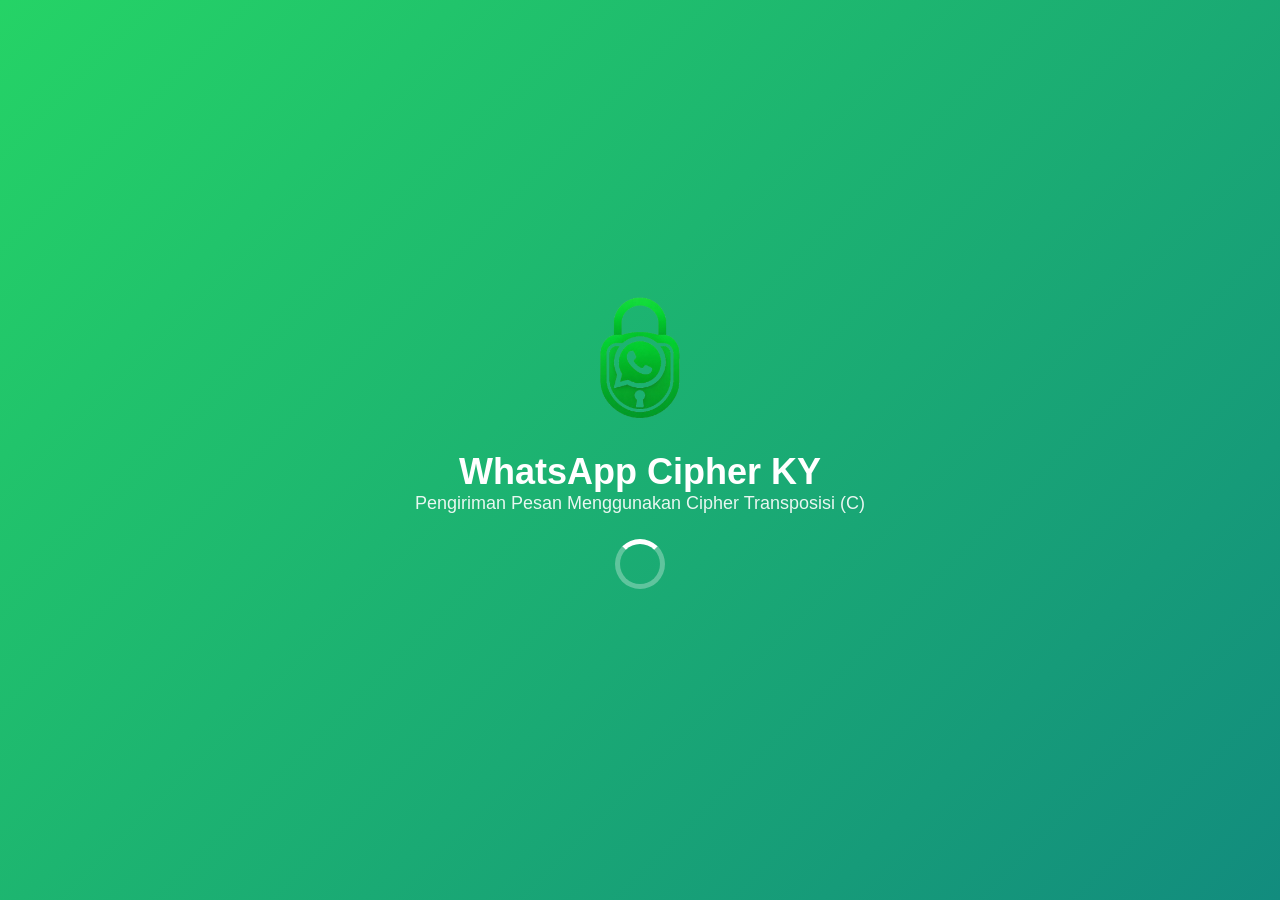
<file: index.html>
<!DOCTYPE html>
<html lang="id">
<head>
<meta charset="UTF-8">
<meta name="viewport" content="width=device-width, initial-scale=1.0">

<title>WhatsApp Cipher KY</title>

<link rel="stylesheet" href="css/style.css">

<style>

body{
    margin:0;
    height:100vh;
    display:flex;
    justify-content:center;
    align-items:center;
    background:linear-gradient(135deg,#25D366,#128C7E);
}

.splash{
    text-align:center;
    color:white;
}

.splash img{
    width:140px;
    animation:zoom 1.5s infinite alternate;
}

.splash h1{
    margin-top:20px;
    font-size:36px;
}

.splash p{
    font-size:18px;
    opacity:.9;
}

.loader{
    width:50px;
    height:50px;
    border:5px solid rgba(255,255,255,.3);
    border-top:5px solid white;
    border-radius:50%;
    margin:25px auto;
    animation:spin 1s linear infinite;
}

@keyframes spin{
    100%{
        transform:rotate(360deg);
    }
}

@keyframes zoom{
    from{
        transform:scale(1);
    }
    to{
        transform:scale(1.1);
    }
}

</style>

</head>
<body>

<div class="splash">

    <img src="assets/logo.png">

    <h1>WhatsApp Cipher KY</h1>

    <p>
        Pengiriman Pesan Menggunakan
        Cipher Transposisi (C)
    </p>

    <div class="loader"></div>

</div>

<script>

setTimeout(()=>{

    window.location.href="home.html";

},3000);

</script>

</body>
</html>
</file>
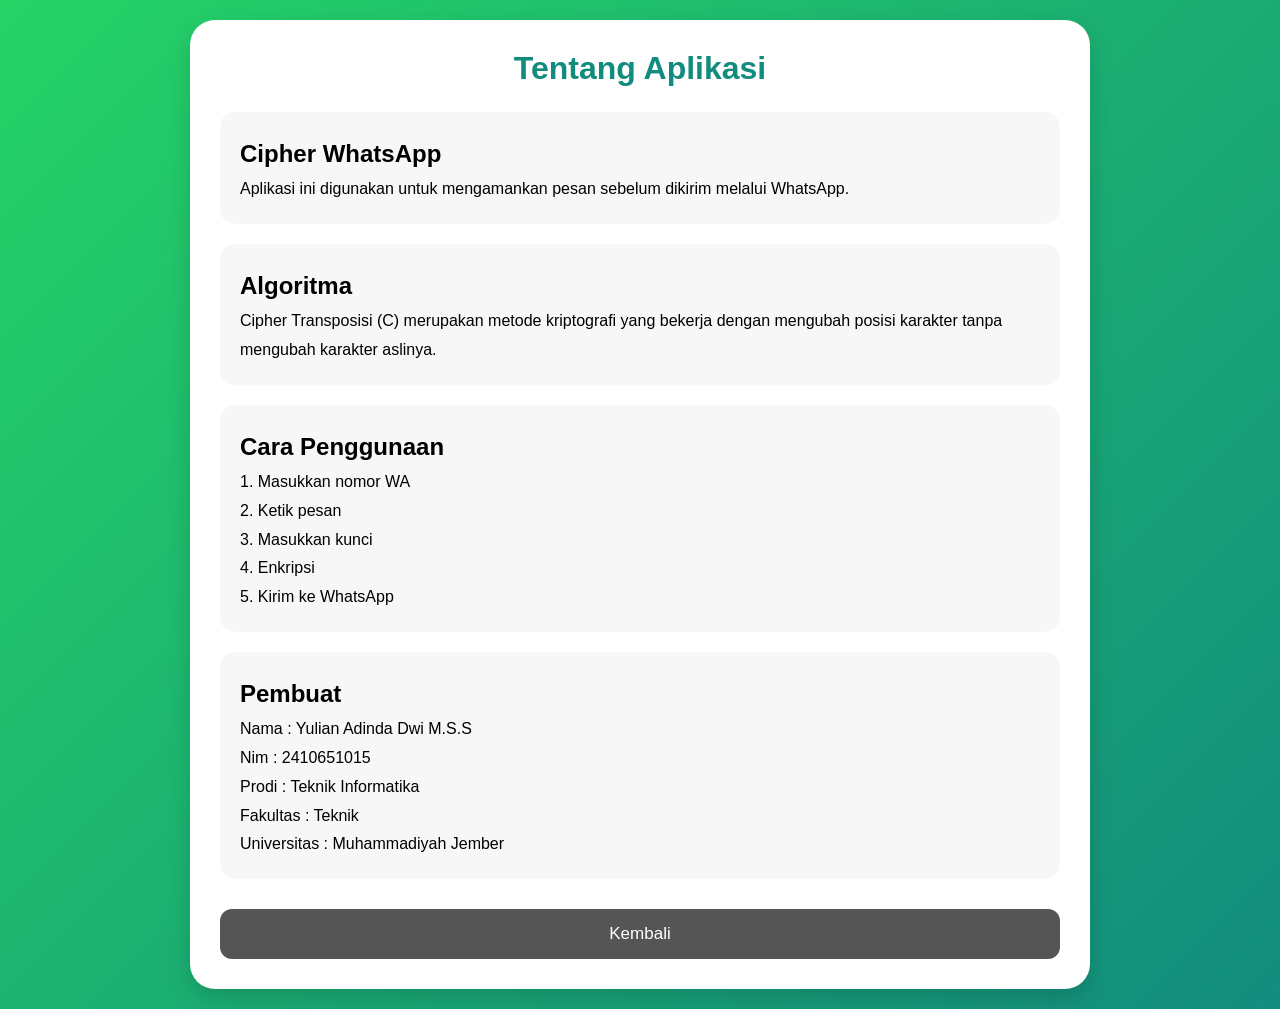
<file: about.html>
<!DOCTYPE html>
<html lang="id">
<head>

<meta charset="UTF-8">

<meta name="viewport"
content="width=device-width, initial-scale=1.0">

<title>Tentang</title>

<link rel="stylesheet"
href="css/style.css">

</head>
<body>

<div class="page">

<h1> Tentang Aplikasi </h1>

<div class="about-box">

<h2>Cipher WhatsApp</h2>

<p>

Aplikasi ini digunakan untuk
mengamankan pesan sebelum
dikirim melalui WhatsApp.

</p>

</div>

<div class="about-box">

<h2>Algoritma</h2>

<p>

Cipher Transposisi (C)
merupakan metode kriptografi
yang bekerja dengan
mengubah posisi karakter
tanpa mengubah karakter
aslinya.

</p>

</div>

<div class="about-box">

<h2>Cara Penggunaan</h2>

<p>

1. Masukkan nomor WA

</p>

<p>

2. Ketik pesan

</p>

<p>

3. Masukkan kunci

</p>

<p>

4. Enkripsi

</p>

<p>

5. Kirim ke WhatsApp

</p>

</div>

<div class="about-box">

<h2>Pembuat</h2>

<p>

Nama :
Yulian Adinda Dwi M.S.S

</p>

<p>

Nim :
2410651015

</p>

<p>

Prodi :
Teknik Informatika

</p>

<p>

Fakultas :
Teknik

</p>

<p>

Universitas :
Muhammadiyah Jember

</p>

</div>

<button
class="btn back-btn"
onclick="location.href='index.html'">

Kembali

</button>

</div>

</body>
</html>
</file>
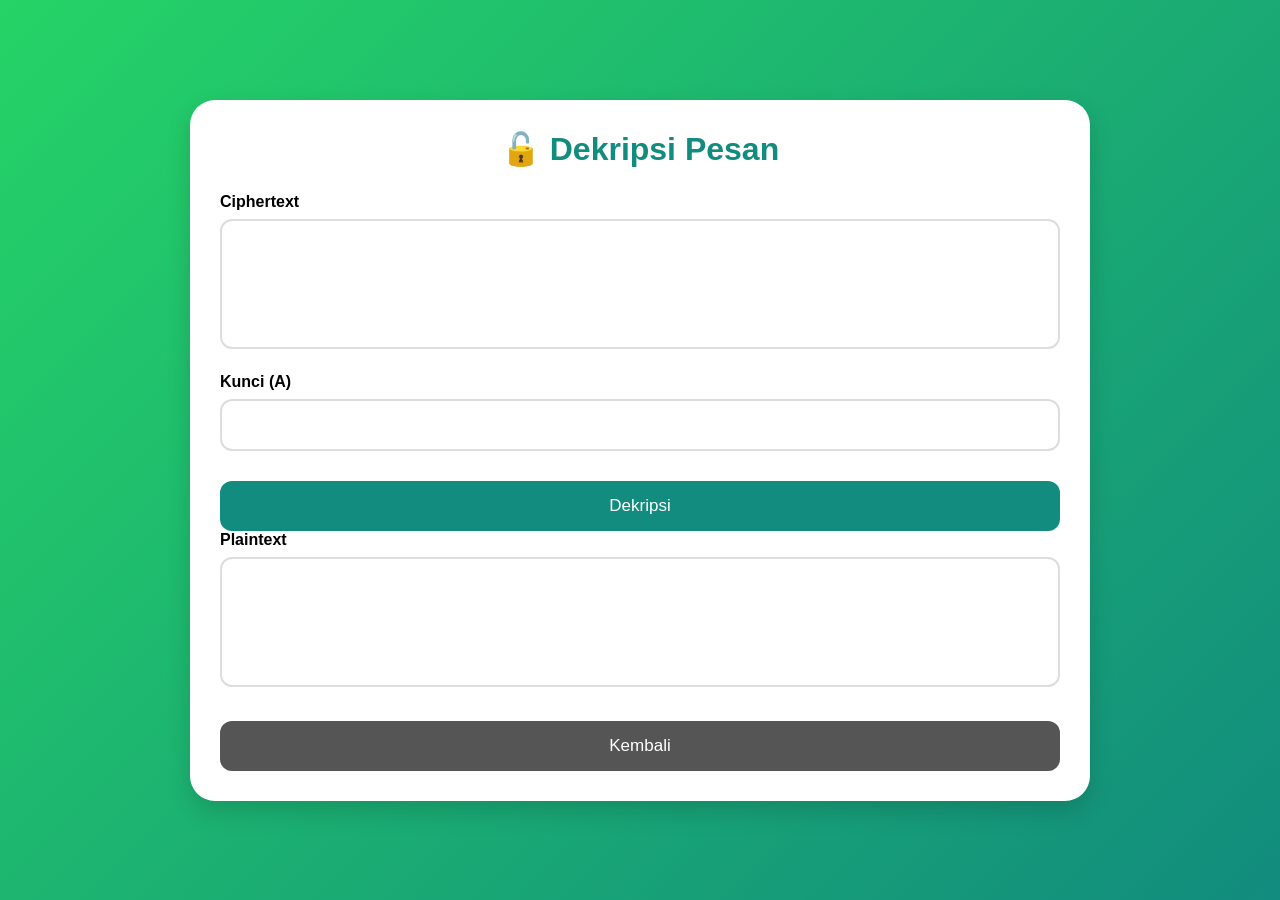
<file: decrypt.html>
<!DOCTYPE html>
<html lang="id">
<head>

<meta charset="UTF-8">
<meta name="viewport"
content="width=device-width, initial-scale=1.0">

<title>Dekripsi Pesan</title>

<link rel="stylesheet"
href="css/style.css">

</head>
<body>

<div class="page">

<h1>🔓 Dekripsi Pesan</h1>

<div class="form-group">

<label>Ciphertext</label>

<textarea
id="ciphertext"></textarea>

</div>

<div class="form-group">

<label>Kunci (A)</label>

<input
type="number"
id="key">

</div>

<button
class="btn decrypt-btn"
onclick="decryptMessage()">

Dekripsi

</button>

<div class="form-group result">

<label>Plaintext</label>

<textarea
id="plaintext"
readonly></textarea>

</div>

<button
class="btn back-btn"
onclick="location.href='index.html'">

Kembali

</button>

</div>

<script src="js/cipher.js"></script>
<script src="js/decrypt.js"></script>

</body>
</html>
</file>
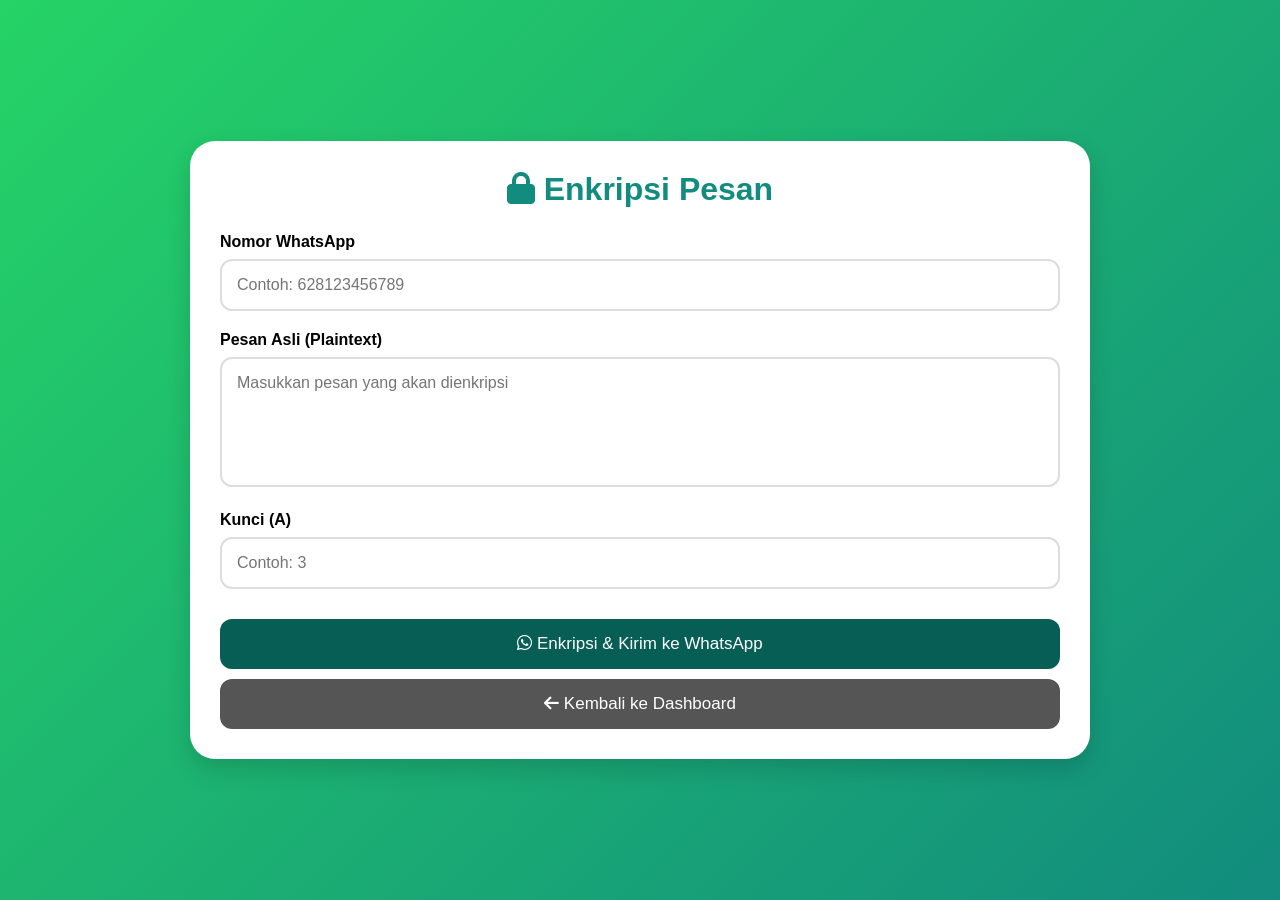
<file: encrypt.html>
<!DOCTYPE html>
<html lang="id">
<head>

<meta charset="UTF-8">
<meta name="viewport" content="width=device-width, initial-scale=1.0">

<title>Enkripsi Pesan</title>

<link rel="stylesheet" href="css/style.css">

<link rel="stylesheet"
href="https://cdnjs.cloudflare.com/ajax/libs/font-awesome/6.5.1/css/all.min.css">

</head>

<body>

<div class="page">

    <h1>
        <i class="fas fa-lock"></i>
        Enkripsi Pesan
    </h1>

    <div class="form-group">
        <label>Nomor WhatsApp</label>

        <input
            type="text"
            id="nomor"
            placeholder="Contoh: 628123456789">
    </div>

    <div class="form-group">
        <label>Pesan Asli (Plaintext)</label>

        <textarea
            id="plaintext"
            placeholder="Masukkan pesan yang akan dienkripsi"></textarea>
    </div>

    <div class="form-group">
        <label>Kunci (A)</label>

        <input
            type="number"
            id="key"
            placeholder="Contoh: 3">
    </div>

    <button
        class="btn whatsapp-btn"
        onclick="encryptAndSend()">

        <i class="fab fa-whatsapp"></i>
        Enkripsi & Kirim ke WhatsApp

    </button>

    <button
        class="btn back-btn"
        onclick="window.location='index.html'">

        <i class="fas fa-arrow-left"></i>
        Kembali ke Dashboard

    </button>

</div>

<script src="js/cipher.js"></script>
<script src="js/encrypt.js"></script>

</body>
</html>
</file>
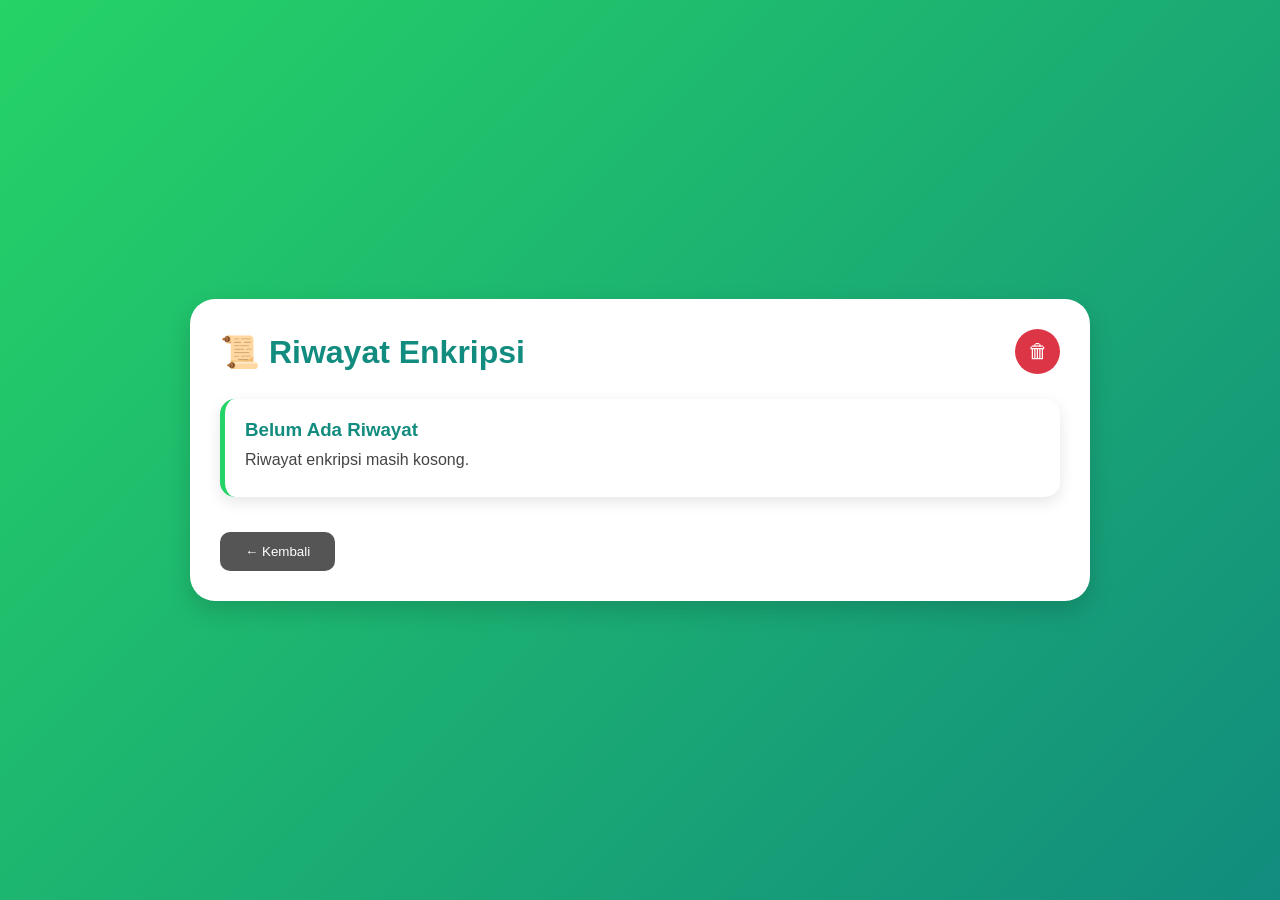
<file: history.html>
<!DOCTYPE html>
<html lang="id">
<head>

<meta charset="UTF-8">

<meta name="viewport"
content="width=device-width, initial-scale=1.0">

<title>Riwayat</title>

<link rel="stylesheet"
href="css/style.css">

</head>
<body>

<body>

<div class="page">

    <div class="history-top">

        <h1>📜 Riwayat Enkripsi</h1>

        <button
        class="delete-all-btn"
        onclick="deleteAllHistory()">

            🗑

        </button>

    </div>

    <div id="historyList"></div>

    <button
    class="back-btn-small"
    onclick="location.href='index.html'">

        ← Kembali

    </button>

</div>

<script src="js/history.js"></script>

</body>
</file>
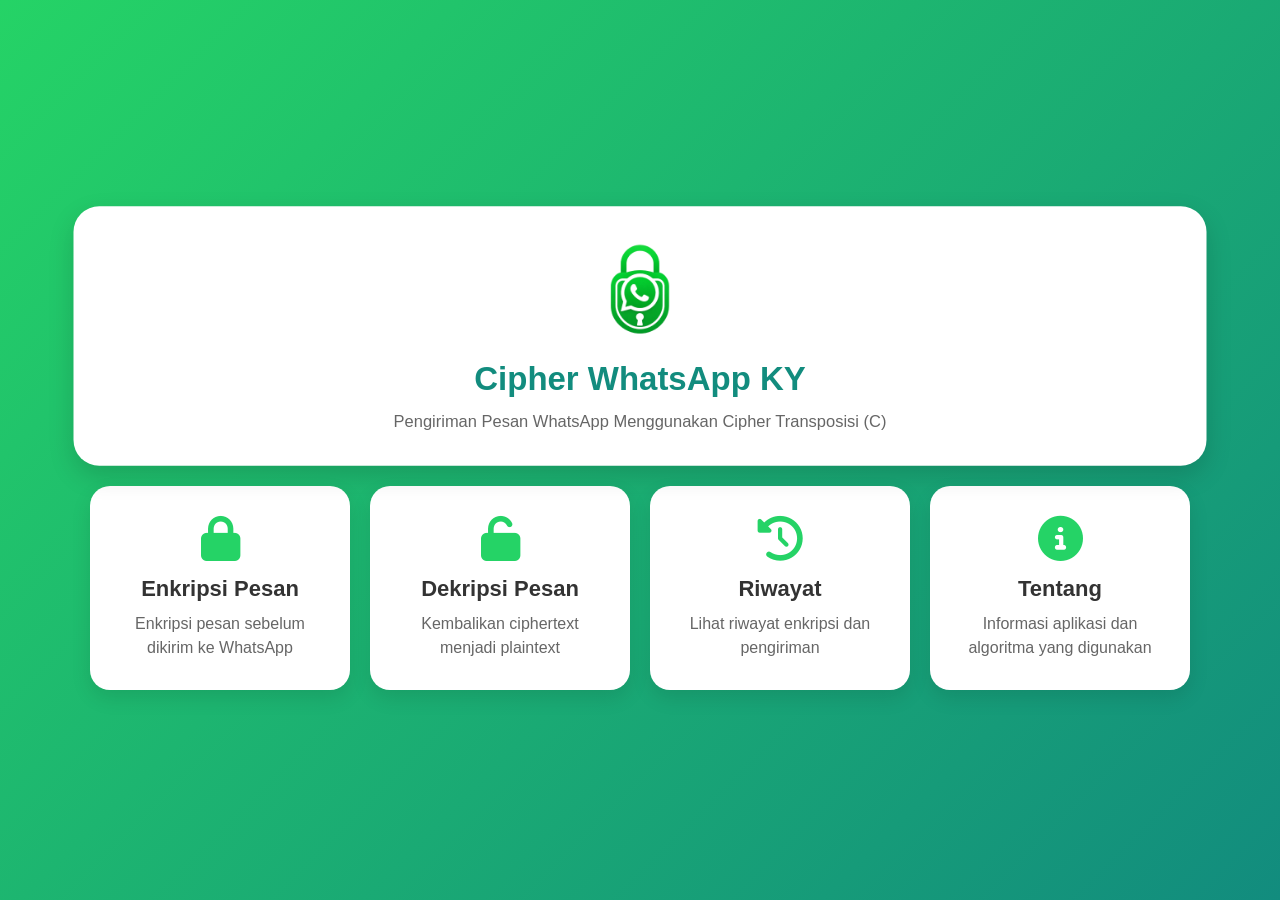
<file: home.html>
<!DOCTYPE html>
<html lang="id">
<head>

<meta charset="UTF-8">
<meta name="viewport" content="width=device-width, initial-scale=1.0">

<title>Cipher WhatsApp KY</title>

<link rel="stylesheet" href="css/style.css">

<link rel="stylesheet"
href="https://cdnjs.cloudflare.com/ajax/libs/font-awesome/6.5.1/css/all.min.css">

</head>

<body>

<div class="container">

    <div class="header">

        <img src="assets/logo.png" class="logo">

        <h1>Cipher WhatsApp KY</h1>

        <p>
            Pengiriman Pesan WhatsApp
            Menggunakan Cipher Transposisi (C)
        </p>

    </div>

    <div class="menu">

        <a href="encrypt.html" class="card">

            <i class="fas fa-lock"></i>

            <h2>Enkripsi Pesan</h2>

            <p>
                Enkripsi pesan sebelum dikirim
                ke WhatsApp
            </p>

        </a>

        <a href="decrypt.html" class="card">

            <i class="fas fa-unlock"></i>

            <h2>Dekripsi Pesan</h2>

            <p>
                Kembalikan ciphertext menjadi
                plaintext
            </p>

        </a>

        <a href="history.html" class="card">

            <i class="fas fa-clock-rotate-left"></i>

            <h2>Riwayat</h2>

            <p>
                Lihat riwayat enkripsi
                dan pengiriman
            </p>

        </a>

        <a href="about.html" class="card">

            <i class="fas fa-circle-info"></i>

            <h2>Tentang</h2>

            <p>
                Informasi aplikasi dan
                algoritma yang digunakan
            </p>

        </a>

    </div>

</div>
<script>

setTimeout(()=>{

document.querySelector(
".header"
).style.transform=
"scale(1.03)";

},500);

</script>
</body>
</html>
</file>
<file: css/style.css>
*{
    margin:0;
    padding:0;
    box-sizing:border-box;
    font-family:'Segoe UI',sans-serif;
}

body{
    min-height:100vh;
    background:linear-gradient(
        135deg,
        #25D366,
        #128C7E
    );
    display:flex;
    justify-content:center;
    align-items:center;
    padding:20px;
}

.container{
    width:100%;
    max-width:1100px;
}

/* ===== DASHBOARD ===== */

.header{
    background:white;
    padding:30px;
    border-radius:25px;
    text-align:center;
    margin-bottom:25px;
    box-shadow:0 10px 25px rgba(0,0,0,.15);
}

.logo{
    width:100px;
    height:100px;
    object-fit:contain;
    margin-bottom:15px;
}

.header h1{
    color:#128C7E;
    margin-bottom:10px;
}

.header p{
    color:#666;
    line-height:1.6;
}

.menu{
    display:grid;
    grid-template-columns:repeat(auto-fit,minmax(220px,1fr));
    gap:20px;
}

.card{
    text-decoration:none;
    background:white;
    color:#333;
    padding:30px;
    border-radius:20px;
    text-align:center;
    transition:.3s;
    box-shadow:0 8px 20px rgba(0,0,0,.1);
}

.card:hover{
    transform:translateY(-8px);
}

.card i{
    font-size:45px;
    color:#25D366;
    margin-bottom:15px;
}

.card h2{
    margin-bottom:10px;
    font-size:22px;
}

.card p{
    color:#666;
    line-height:1.5;
}

/* ===== PAGE ===== */

.page{
    width:100%;
    max-width:900px;
    background:white;
    border-radius:25px;
    padding:30px;
    box-shadow:0 10px 25px rgba(0,0,0,.15);
}

.page h1{
    text-align:center;
    color:#128C7E;
    margin-bottom:25px;
}

/* ===== FORM ===== */

.form-group{
    margin-bottom:20px;
}

.form-group label{
    display:block;
    margin-bottom:8px;
    font-weight:600;
}

.form-group input,
.form-group textarea{
    width:100%;
    padding:15px;
    border:2px solid #ddd;
    border-radius:12px;
    font-size:16px;
    outline:none;
}

.form-group textarea{
    resize:none;
    min-height:130px;
}

.form-group input:focus,
.form-group textarea:focus{
    border-color:#25D366;
}

/* ===== BUTTON ===== */

.btn{
    width:100%;
    border:none;
    padding:15px;
    border-radius:12px;
    cursor:pointer;
    color:white;
    font-size:17px;
    margin-top:10px;
    transition:.3s;
}

.btn:hover{
    opacity:.9;
}

.encrypt-btn{
    background:#25D366;
}

.decrypt-btn{
    background:#128C7E;
}

.whatsapp-btn{
    background:#075E54;
}

.back-btn{
    background:#555;
}

/* ===== HISTORY ===== */

.history-top{
    display:flex;
    justify-content:space-between;
    align-items:center;
    margin-bottom:25px;
}

.history-top h1{
    margin:0;
    color:#128C7E;
}

.delete-all-btn{
    width:45px;
    height:45px;
    border:none;
    border-radius:50%;
    background:#dc3545;
    color:white;
    font-size:20px;
    cursor:pointer;
    transition:.3s;
}

.delete-all-btn:hover{
    transform:scale(1.1);
}

.history-card{
    background:white;
    padding:20px;
    border-radius:15px;
    margin-bottom:15px;
    border-left:5px solid #25D366;
    box-shadow:0 5px 15px rgba(0,0,0,.1);
}

.history-card h3{
    color:#128C7E;
    margin-bottom:10px;
}

.history-card p{
    margin-bottom:8px;
    color:#444;
}

.back-btn-small{
    margin-top:15px;
    padding:12px 25px;
    border:none;
    border-radius:10px;
    background:#555;
    color:white;
    cursor:pointer;
}

/* ===== ABOUT ===== */

.about-box{
    background:#f7f7f7;
    padding:20px;
    border-radius:15px;
    line-height:1.8;
    margin-bottom:20px;
}

/* ===== RESPONSIVE ===== */

@media(max-width:768px){

    .header{
        padding:20px;
    }

    .card{
        padding:20px;
    }

    .page{
        padding:20px;
    }

    .history-top{
        flex-direction:column;
        gap:15px;
    }

}

/* HISTORY */

.history-top{

    display:flex;
    justify-content:space-between;
    align-items:center;
    margin-bottom:25px;
}

.history-top h1{

    color:#128C7E;
    font-size:32px;
}

.delete-all-btn{

    width:45px;
    height:45px;

    border:none;

    border-radius:50%;

    background:#dc3545;

    color:white;

    font-size:20px;

    cursor:pointer;

    transition:.3s;
}

.delete-all-btn:hover{

    transform:scale(1.1);
}

.history-card{

    background:white;

    padding:20px;

    border-radius:15px;

    margin-bottom:15px;

    box-shadow:0 5px 15px rgba(0,0,0,.1);

    border-left:5px solid #25D366;
}

.history-card h3{

    color:#128C7E;

    margin-bottom:10px;
}

.history-card p{

    margin-bottom:8px;
}

.back-btn-small{

    margin-top:20px;

    padding:12px 25px;

    border:none;

    border-radius:10px;

    background:#555;

    color:white;

    cursor:pointer;
}
</file>
